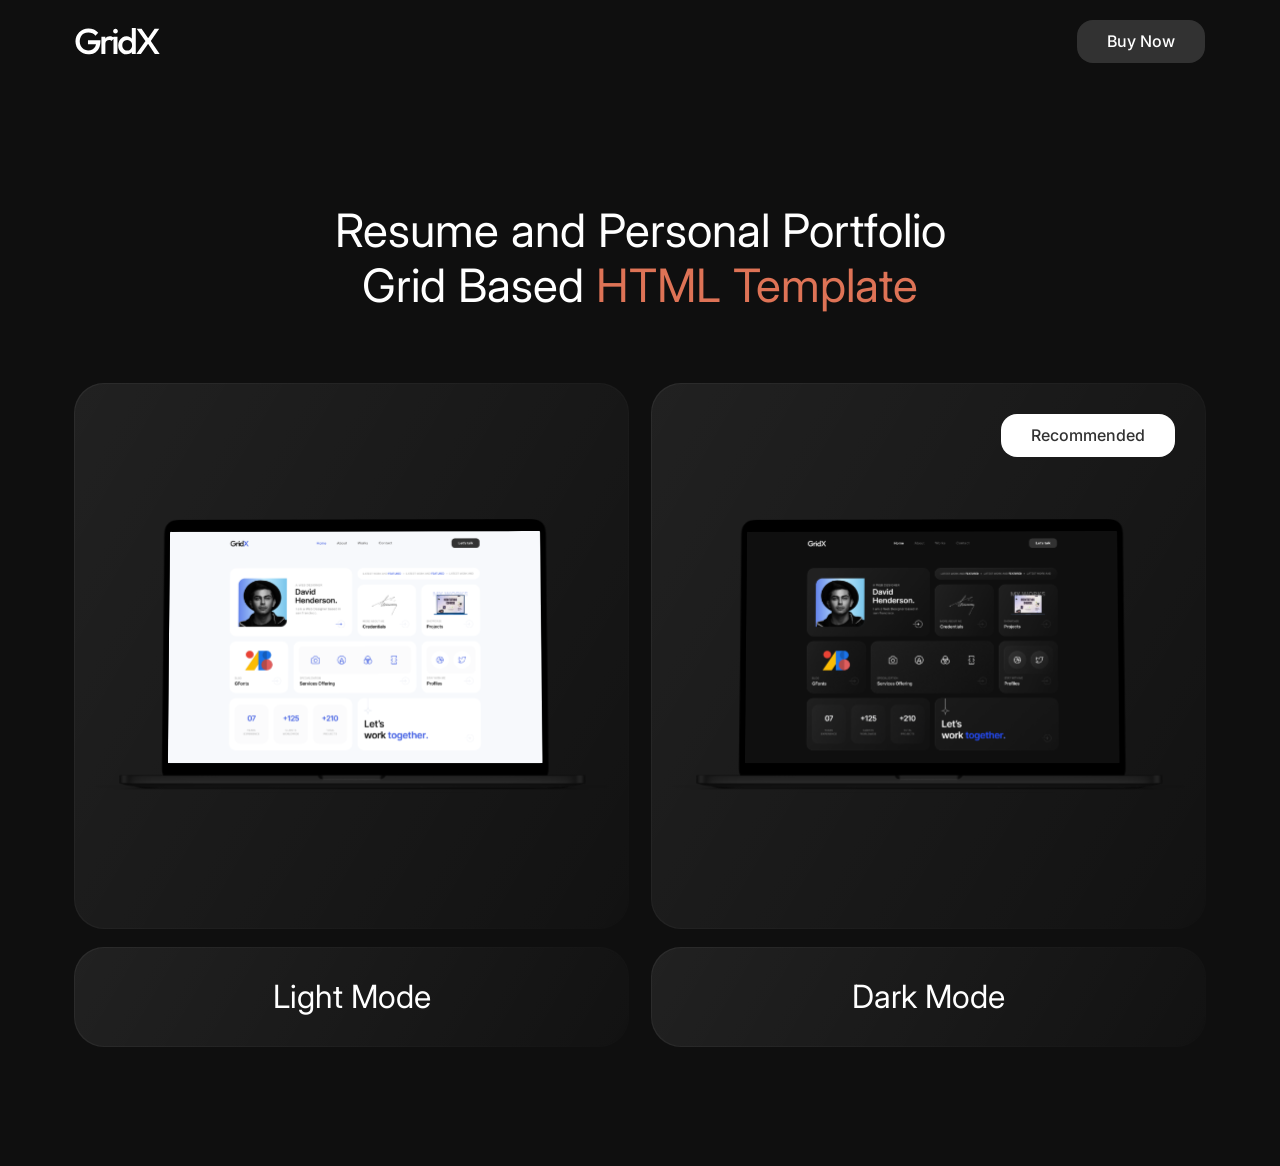
<file: demo/index.html>
<!DOCTYPE html>
<html lang="en">
<head>
    <meta charset="UTF-8">
    <meta http-equiv="X-UA-Compatible" content="IE=edge">
    <meta name="viewport" content="width=device-width, initial-scale=1.0">
    <title>Gridx - Personal Portfolio HTML Template</title>

    <!-- Fonts -->
    <link rel="preconnect" href="https://fonts.googleapis.com">
    <link rel="preconnect" href="https://fonts.gstatic.com" crossorigin>
    <link href="https://fonts.googleapis.com/css2?family=Inter:wght@100;200;300;400;500;600;700;800&display=swap" rel="stylesheet">

    <link rel="stylesheet" href="./assets/css/bootstrap.min.css">

    <link rel="stylesheet" href="./assets/css/style.css">

</head>
<body>

    <header class="header-area">
        <div class="container">
            <a href="" class="logo">
                <img src="./assets/images/logo.svg" alt="Logo">
            </a>
            <a href="https://themeforest.net/item/gridx-personal-portfolio-html-template/44858345" class="theme-btn">Buy Now</a>
        </div>
    </header>

    
    <div class="demo-page">
        <div class="container">
            <h1 class="section-heading">Resume and Personal Portfolio <br>Grid Based <span>HTML Template</span></h1>
            <div class="row">
                <div class="col-md-6">
                    <div class="demo-item">
                        <a class="shadow-box" href="../light/index.html" target="_blank">
                            <img src="./assets/images/gridx-light.svg" alt="Light Mode">
                        </a>
            
                        <a href="https://wpriverthemes.com/landing/gridx-html/light/index.html" class="shadow-box preview-btn" target="_blank">
                            Light Mode
                        </a>
                    </div>
                </div>
                <div class="col-md-6">
                    <div class="demo-item">
                        <a class="shadow-box" href="../index.html" target="_blank">
                            <span class="theme-btn btn-reverse">
                                Recommended
                            </span>
                            <img src="./assets/images/gridx-dark.svg" alt="Dark Mode">
                        </a>
            
                        <a href="../index.html" class="shadow-box preview-btn" target="_blank">
                            Dark Mode
                        </a>
                    </div>
                </div>
            </div>
        </div>
    </div>
    
</body>
</html>
</file>
<file: demo/assets/css/style.css>
*,*::before,*::after {
    margin: 0;
    padding: 0;
    box-sizing: border-box;
}
:root {
    --primary_color: #DE7356;
    --dark: #323232;
}
a {
    text-decoration: none;
}
.text-right {
    text-align: right;
}

body {
    font-family: 'Inter', sans-serif;
    font-size: 14px;
    scroll-behavior: smooth;
    color: #9f9f9f;
    background: #0F0F0F;
    line-height: 19.2px;
}

.shadow-box {
    position: relative;
    border-radius: 30px;
    background: #0F0F0F;
}
.shadow-box::after {
    content: '';
    position: absolute;
    left: 0;
    top: 0;
    top: 0;
    right: 0;
    bottom: 0;
    left: 0;
    background: linear-gradient(120deg, rgb(255 255 255 / 12%), rgb(255 255 255 / 1%));
    content: '';
    z-index: -1;
    border-radius: 30px;
    margin: -1px;

}
.service-area .service-content-wrap .service-content-inner .service-item::before,
.shadow-box::before {
    content: '';
    position: absolute;
    left: 0;
    top: 0;
    width: 100%;
    height: 100%;
    z-index: 1;
    background: linear-gradient(120deg, rgba(255,255,255,0.3), rgba(255,255,255,0.05));
    border-radius: 30px;
    opacity: 0.25;
}
.shadow-box * {
    z-index: 2;
    position: relative;
}
.theme-btn {
    background: var(--dark);
    color: #fff;
    display: inline-block;
    transition: .3s;
    border-radius: 16px;
    font-size: 16px;
    font-weight: 500;
    padding: 12px 30px;
}
.theme-btn:hover {
    background: #fff;
    color: var(--dark);
}

img {
    max-width: 100%;
}
.container {
    max-width: 1170px;
    padding: 0 20px;
}


.header-area {
    padding: 20px 0;
}
.header-area .container {
    display: flex;
    align-items: center;
    justify-content: space-between;
}



.demo-page  {
    padding-top: 120px;
    padding-bottom: 120px;
}
.demo-page .section-heading {
    color: #ffffff;
    text-align: center;
    font-size: 46px;
    font-weight: 400;
    margin-bottom: 70px;
}
.demo-page .section-heading span {
    color: var(--primary_color);
}
.demo-page .demo-item {
    display: block;
}
.demo-page .demo-item .shadow-box {
    display: block;
    padding: 135px 20px;
    margin-bottom: 20px;
    position: relative;
}
.demo-page .demo-item .shadow-box .theme-btn {
    position: absolute;
    right: 30px;
    top: 30px;
    z-index: 2;

}
.demo-page .demo-item img {
    display: block;
    margin: auto;
}
.demo-page .demo-item .preview-btn {
    margin-bottom: 0;
    text-align: center;
    font-size: 32px;
    font-weight: 400;
    color: #ffffff;
    display: block;
    width: 100%;
    padding: 30px 20px;
    line-height: 1.2;
}




@media (max-width: 767px) {
    .demo-page .col-md-6:first-child {
        margin-bottom: 40px;
    }
    .demo-page .section-heading br {
        display: none;
    }
}
@media (max-width: 585px) {
    .demo-page .section-heading {
        font-size: 36px;
    }
    .demo-page .demo-item .shadow-box {
        padding-right: 10px;
        padding-left: 10px;
    }
    .demo-page .demo-item .preview-btn {
        font-size: 25px;
        padding: 25px 20px;
    }
}

.btn-reverse {
    background: #fff;
    color: var(--dark);
}
</file>
